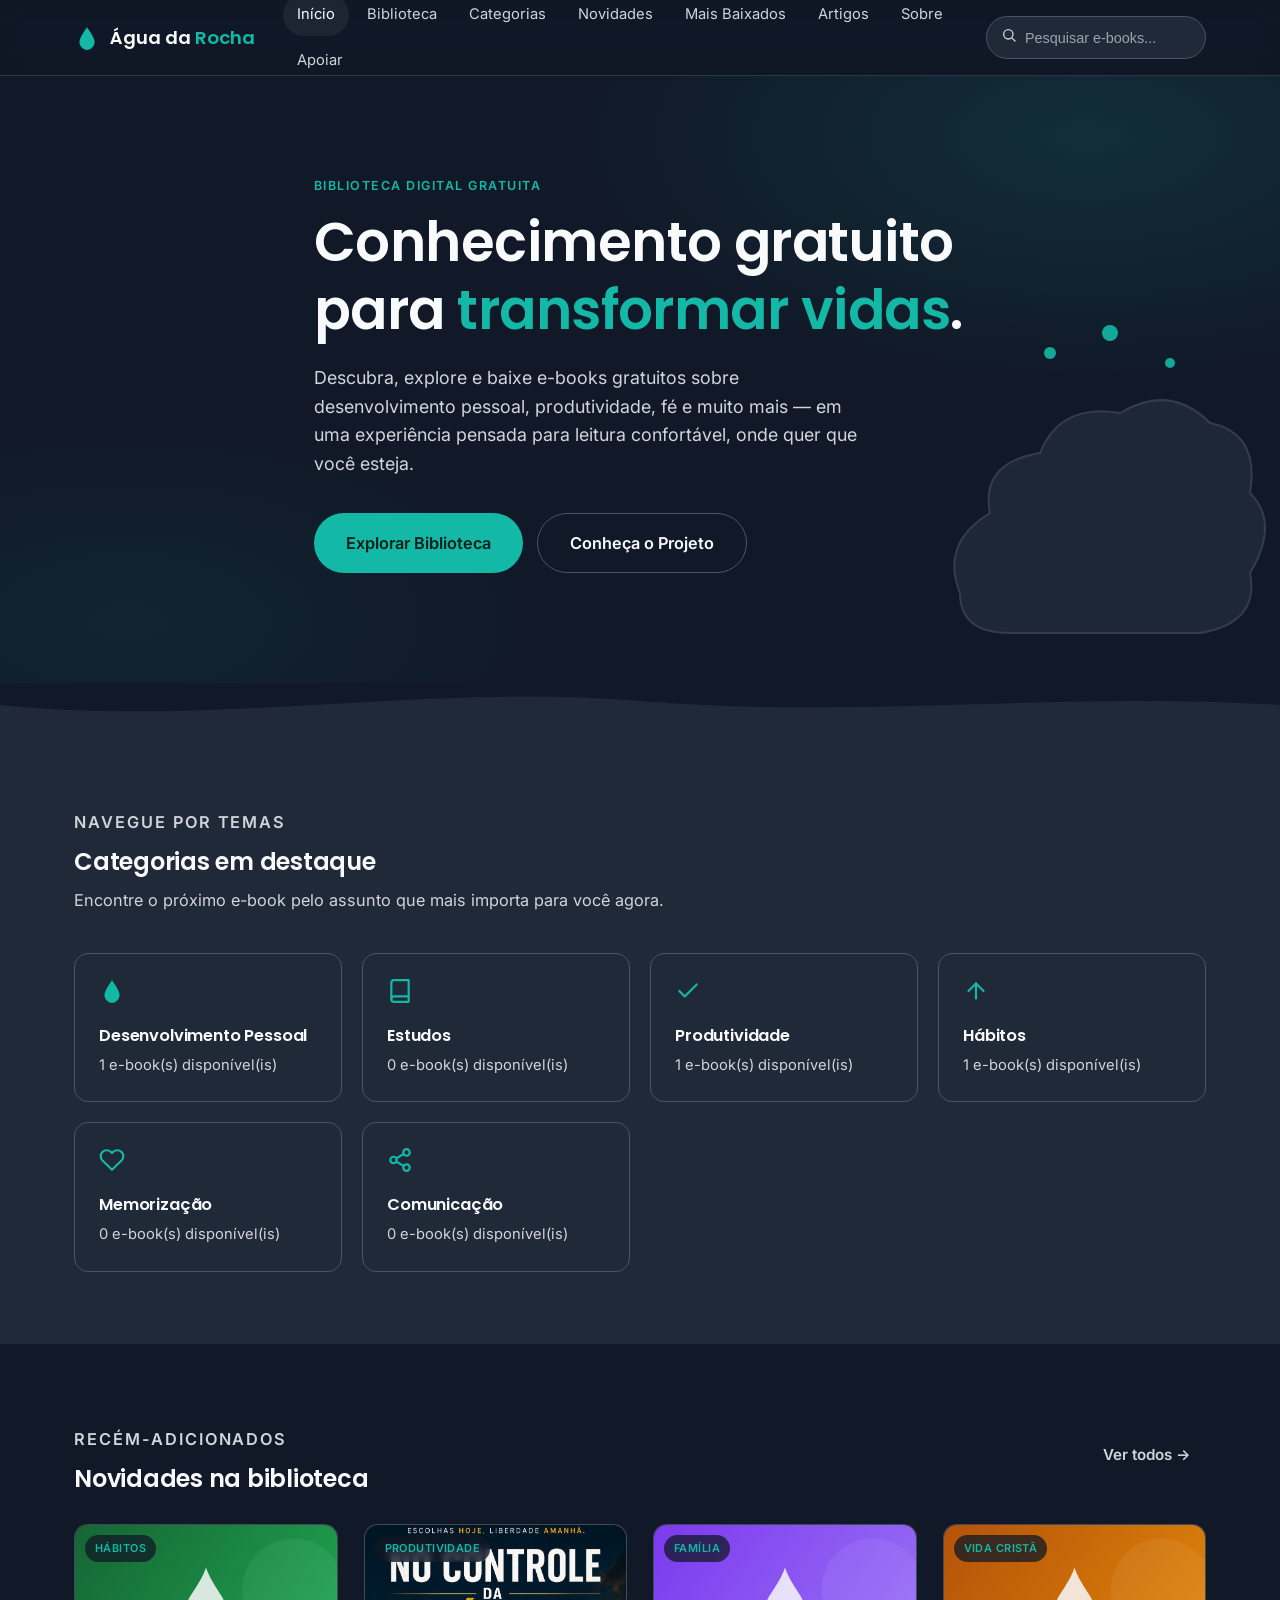
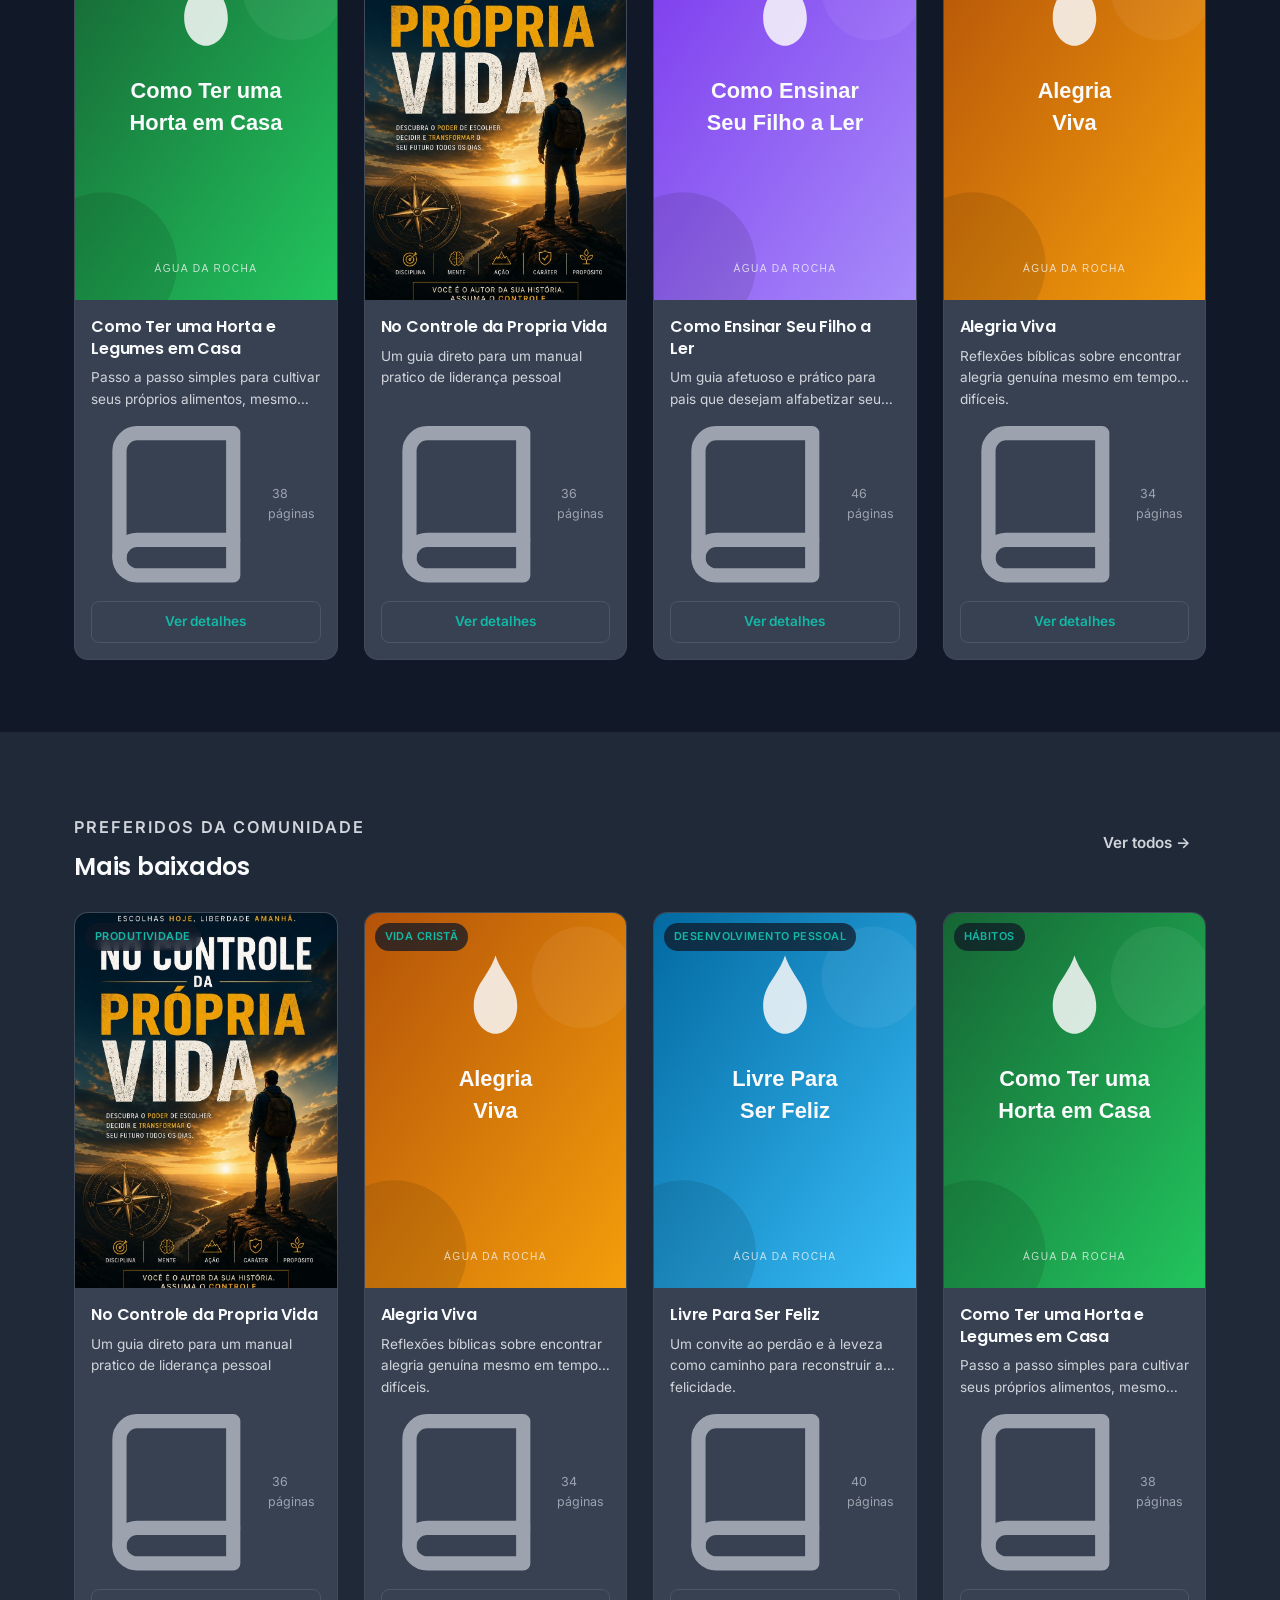
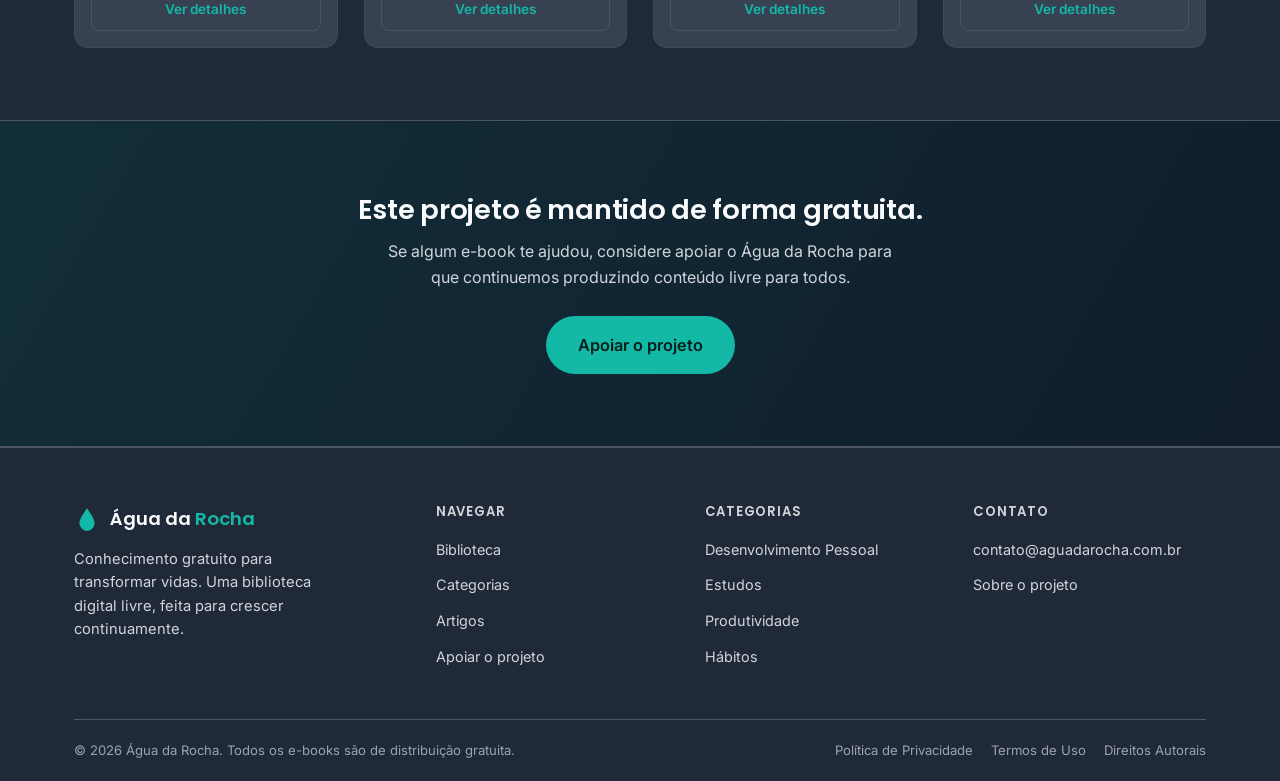
<file: index.html>
<!DOCTYPE html>
<html lang="pt-BR">
<head>
<meta charset="UTF-8">
<meta name="viewport" content="width=device-width, initial-scale=1.0">
<title>Água da Rocha — Biblioteca digital gratuita de e-books</title>
<meta name="description" content="Água da Rocha é uma plataforma gratuita para descobrir e baixar e-books sobre desenvolvimento pessoal, produtividade, vida cristã e muito mais. Conhecimento gratuito para transformar vidas.">
<link rel="icon" href="data:image/svg+xml,<svg xmlns=%22http://www.w3.org/2000/svg%22 viewBox=%220 0 24 24%22><path fill=%22%2314B8A6%22 d=%22M12 2C12 2 5 11.5 5 15.5C5 19.6 8.4 23 12 23C15.6 23 19 19.6 19 15.5C19 11.5 12 2 12 2Z%22/></svg>">
<link rel="preconnect" href="https://fonts.googleapis.com">
<link rel="preconnect" href="https://fonts.gstatic.com" crossorigin>
<link href="https://fonts.googleapis.com/css2?family=Inter:wght@400;500;600;700&family=Poppins:wght@500;600;700&display=swap" rel="stylesheet">
<link rel="stylesheet" href="css/style.css">
</head>
<body>

<header id="site-header"></header>

<main>

  <!-- ================= BANNER PRINCIPAL ================= -->
  <section class="hero">
    <div class="container hero-inner">
      <p class="eyebrow">Biblioteca digital gratuita</p>
      <h1>Conhecimento gratuito<br>para <span class="accent">transformar vidas</span>.</h1>
      <p class="subtitle">Descubra, explore e baixe e-books gratuitos sobre desenvolvimento pessoal, produtividade, fé e muito mais — em uma experiência pensada para leitura confortável, onde quer que você esteja.</p>
      <div class="hero-actions">
        <a href="biblioteca/index.html" class="btn btn-primary btn-lg">Explorar Biblioteca</a>
        <a href="sobre/index.html" class="btn btn-outline btn-lg">Conheça o Projeto</a>
      </div>
    </div>

    <!-- Assinatura visual: rocha com gotas d'água (Êxodo 17:6) -->
    <svg class="hero-rock" viewBox="0 0 420 420" aria-hidden="true">
      <path d="M60 300 Q40 250 90 220 Q80 170 140 160 Q160 110 220 120 Q270 90 310 130 Q360 140 350 200 Q380 230 350 280 Q360 330 300 340 L110 340 Q60 340 60 300Z" fill="#1F2937" stroke="#374151" stroke-width="2"/>
      <circle class="drop-fall" cx="150" cy="60" r="6" fill="#14B8A6"/>
      <circle class="drop-fall d2" cx="210" cy="40" r="8" fill="#14B8A6"/>
      <circle class="drop-fall d3" cx="270" cy="70" r="5" fill="#14B8A6"/>
    </svg>
  </section>

  <svg class="wave-divider" viewBox="0 0 1440 44" preserveAspectRatio="none" aria-hidden="true"><path d="M0 22 C 240 44 480 0 720 18 C 960 36 1200 8 1440 22 L1440 44 L0 44 Z"></path></svg>

  <!-- ================= CATEGORIAS EM DESTAQUE ================= -->
  <section class="bg-soft">
    <div class="container">
      <div class="section-head reveal">
        <p class="eyebrow">Navegue por temas</p>
        <h2>Categorias em destaque</h2>
        <p>Encontre o próximo e-book pelo assunto que mais importa para você agora.</p>
      </div>
      <div id="home-categories" class="pillar-grid"></div>
    </div>
  </section>

  <!-- ================= NOVIDADES ================= -->
  <section>
    <div class="container">
      <div class="view-all-row reveal">
        <div class="section-head" style="margin-bottom:0;">
          <p class="eyebrow">Recém-adicionados</p>
          <h2>Novidades na biblioteca</h2>
        </div>
        <a href="biblioteca/index.html?sort=novos" class="btn btn-ghost">Ver todos →</a>
      </div>
      <div id="home-novidades" class="book-grid"></div>
    </div>
  </section>

  <!-- ================= MAIS BAIXADOS ================= -->
  <section class="bg-soft">
    <div class="container">
      <div class="view-all-row reveal">
        <div class="section-head" style="margin-bottom:0;">
          <p class="eyebrow">Preferidos da comunidade</p>
          <h2>Mais baixados</h2>
        </div>
        <a href="biblioteca/index.html?sort=populares" class="btn btn-ghost">Ver todos →</a>
      </div>
      <div id="home-populares" class="book-grid"></div>
    </div>
  </section>

  <!-- ================= CTA APOIAR ================= -->
  <section class="cta-band">
    <div class="container reveal">
      <h2>Este projeto é mantido de forma gratuita.</h2>
      <p>Se algum e-book te ajudou, considere apoiar o Água da Rocha para que continuemos produzindo conteúdo livre para todos.</p>
      <a href="apoiar/index.html" class="btn btn-primary btn-lg">Apoiar o projeto</a>
    </div>
  </section>

</main>

<footer id="site-footer"></footer>

<script src="js/data.js"></script>
<script src="js/main.js"></script>
<script>
  const ROOT = "";
  initCommon(ROOT, "index.html");

  // Categorias em destaque (6 primeiras)
  const catIcons = { sprout: ICONS.drop, "book-open": ICONS.pages, target: ICONS.check, repeat: ICONS.arrowUp, brain: ICONS.heart, "message-circle": ICONS.share, heart: ICONS.heart, coins: ICONS.check, droplet: ICONS.drop, scroll: ICONS.pages, book: ICONS.pages, home: ICONS.check, compass: ICONS.globe };
  const homeCategories = document.getElementById("home-categories");
  homeCategories.innerHTML = CATEGORIES.slice(0, 6).map(c => `
    <a class="pillar-card reveal" href="${categoryUrl(ROOT, c.slug)}">
      ${catIcons[c.icon] || ICONS.drop}
      <h3>${c.name}</h3>
      <p>${EBOOKS.filter(b => b.category === c.slug).length} e-book(s) disponível(is)</p>
    </a>
  `).join("");

  // Novidades: ordenado por data de publicação, mais recentes primeiro
  const novidades = [...EBOOKS].sort((a, b) => new Date(b.pubDate) - new Date(a.pubDate)).slice(0, 4);
  document.getElementById("home-novidades").innerHTML = novidades.map(b => bookCardHtml(ROOT, b)).join("");

  // Mais baixados: como não há backend, usamos uma ordem curada como destaque
  const populares = [EBOOKS[0], EBOOKS[3], EBOOKS[5], EBOOKS[1]].filter(Boolean);
  document.getElementById("home-populares").innerHTML = populares.map(b => bookCardHtml(ROOT, b)).join("");

  initLazyLoad();
  initReveal();
</script>
</body>
</html>
</file>
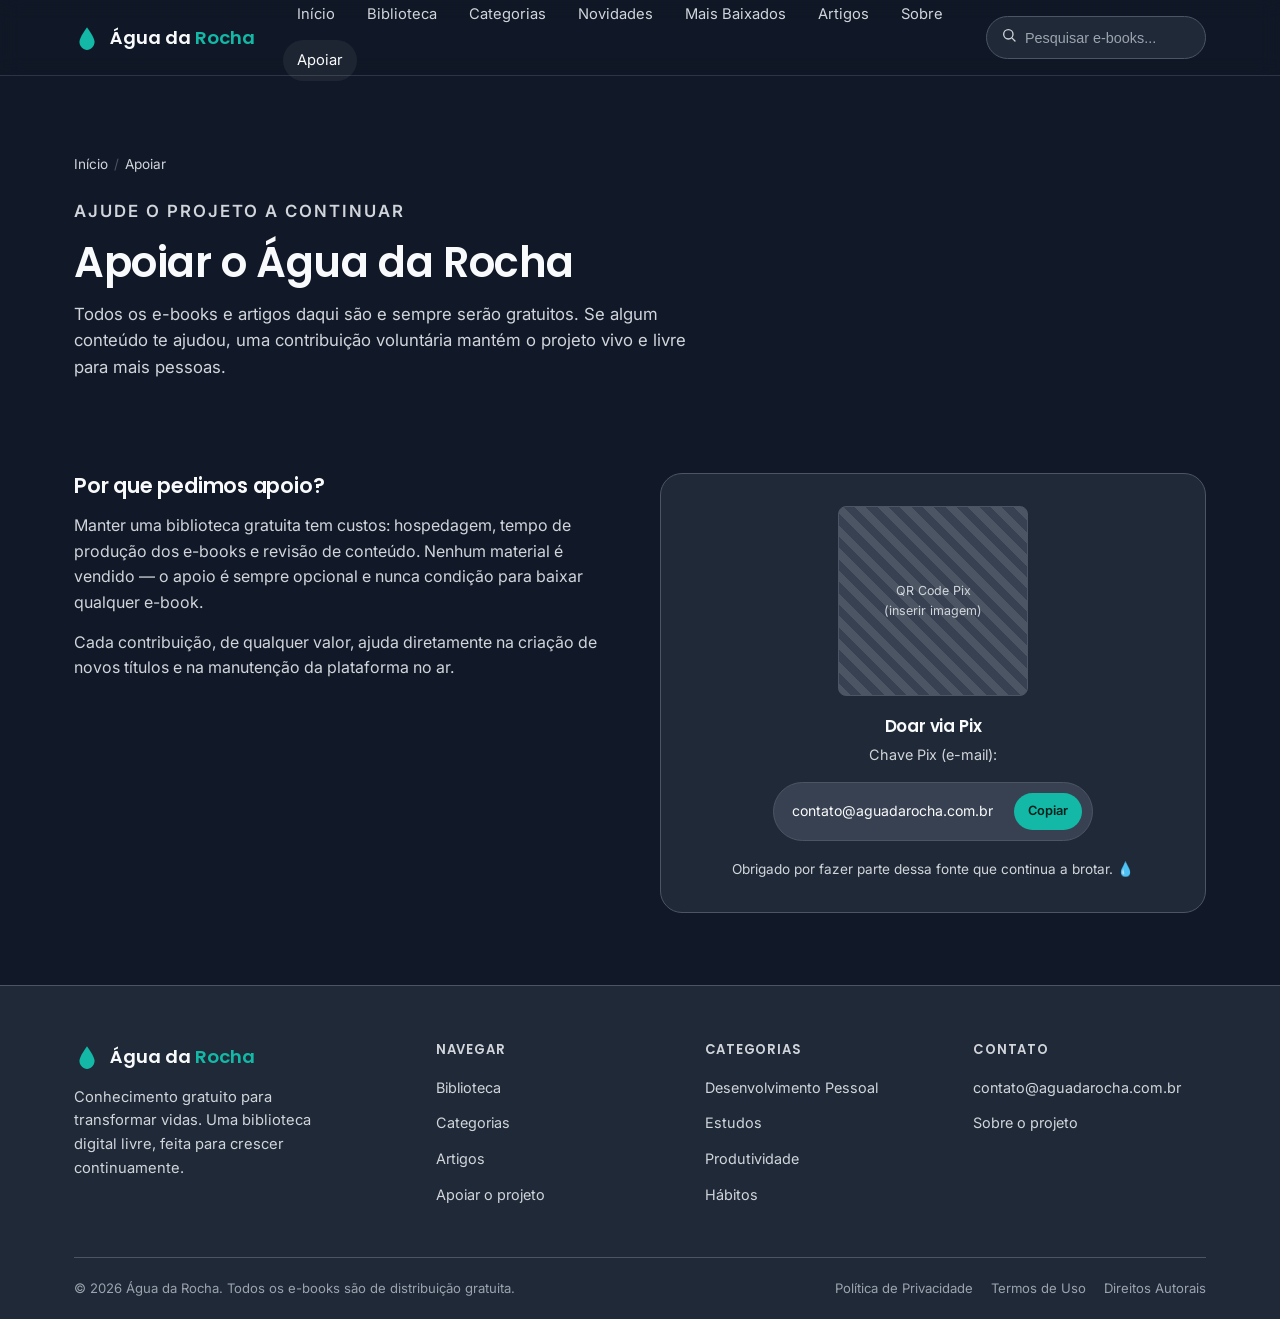
<file: apoiar/index.html>
<!DOCTYPE html>
<html lang="pt-BR">
<head>
<meta charset="UTF-8">
<meta name="viewport" content="width=device-width, initial-scale=1.0">
<title>Apoiar — Água da Rocha</title>
<meta name="description" content="Saiba como apoiar o Água da Rocha de forma voluntária via Pix e ajudar a manter o projeto gratuito.">
<link rel="icon" href="data:image/svg+xml,<svg xmlns=%22http://www.w3.org/2000/svg%22 viewBox=%220 0 24 24%22><path fill=%22%2314B8A6%22 d=%22M12 2C12 2 5 11.5 5 15.5C5 19.6 8.4 23 12 23C15.6 23 19 19.6 19 15.5C19 11.5 12 2 12 2Z%22/></svg>">
<link rel="preconnect" href="https://fonts.googleapis.com">
<link rel="preconnect" href="https://fonts.gstatic.com" crossorigin>
<link href="https://fonts.googleapis.com/css2?family=Inter:wght@400;500;600;700&family=Poppins:wght@500;600;700&display=swap" rel="stylesheet">
<link rel="stylesheet" href="../css/style.css">
</head>
<body>

<header id="site-header"></header>

<main>
  <section class="page-hero">
    <div class="container">
      <div class="breadcrumb"><a href="../index.html">Início</a><span class="sep">/</span>Apoiar</div>
      <p class="eyebrow" style="margin-top:22px;">Ajude o projeto a continuar</p>
      <h1>Apoiar o Água da Rocha</h1>
      <p>Todos os e-books e artigos daqui são e sempre serão gratuitos. Se algum conteúdo te ajudou, uma contribuição voluntária mantém o projeto vivo e livre para mais pessoas.</p>
    </div>
  </section>

  <section>
    <div class="container">
      <div class="support-grid">
        <div class="reveal">
          <h2 style="font-size:1.3rem; margin-bottom:14px;">Por que pedimos apoio?</h2>
          <p style="color:var(--text-soft); margin-bottom:14px;">Manter uma biblioteca gratuita tem custos: hospedagem, tempo de produção dos e-books e revisão de conteúdo. Nenhum material é vendido — o apoio é sempre opcional e nunca condição para baixar qualquer e-book.</p>
          <p style="color:var(--text-soft);">Cada contribuição, de qualquer valor, ajuda diretamente na criação de novos títulos e na manutenção da plataforma no ar.</p>
        </div>

        <div class="pix-card reveal">
          <div class="qr-placeholder">QR Code Pix<br>(inserir imagem)</div>
          <h3 style="font-size:1.05rem; margin-bottom:6px;">Doar via Pix</h3>
          <p style="color:var(--text-soft); font-size:0.9rem; margin-bottom:4px;">Chave Pix (e-mail):</p>
          <div class="pix-key">
            <span id="pix-key-text">contato@aguadarocha.com.br</span>
            <button id="copy-pix">Copiar</button>
          </div>
          <p style="color:var(--text-soft); font-size:0.85rem; margin-top:18px;">Obrigado por fazer parte dessa fonte que continua a brotar. 💧</p>
        </div>
      </div>
    </div>
  </section>
</main>

<footer id="site-footer"></footer>

<script src="../js/data.js"></script>
<script src="../js/main.js"></script>
<script>
  const ROOT = "../";
  initCommon(ROOT, "apoiar/index.html");

  document.getElementById("copy-pix").addEventListener("click", async () => {
    const text = document.getElementById("pix-key-text").textContent;
    try {
      await navigator.clipboard.writeText(text);
      const btn = document.getElementById("copy-pix");
      const original = btn.textContent;
      btn.textContent = "Copiado!";
      setTimeout(() => { btn.textContent = original; }, 2000);
    } catch (e) {}
  });

  initReveal();
</script>
</body>
</html>
</file>
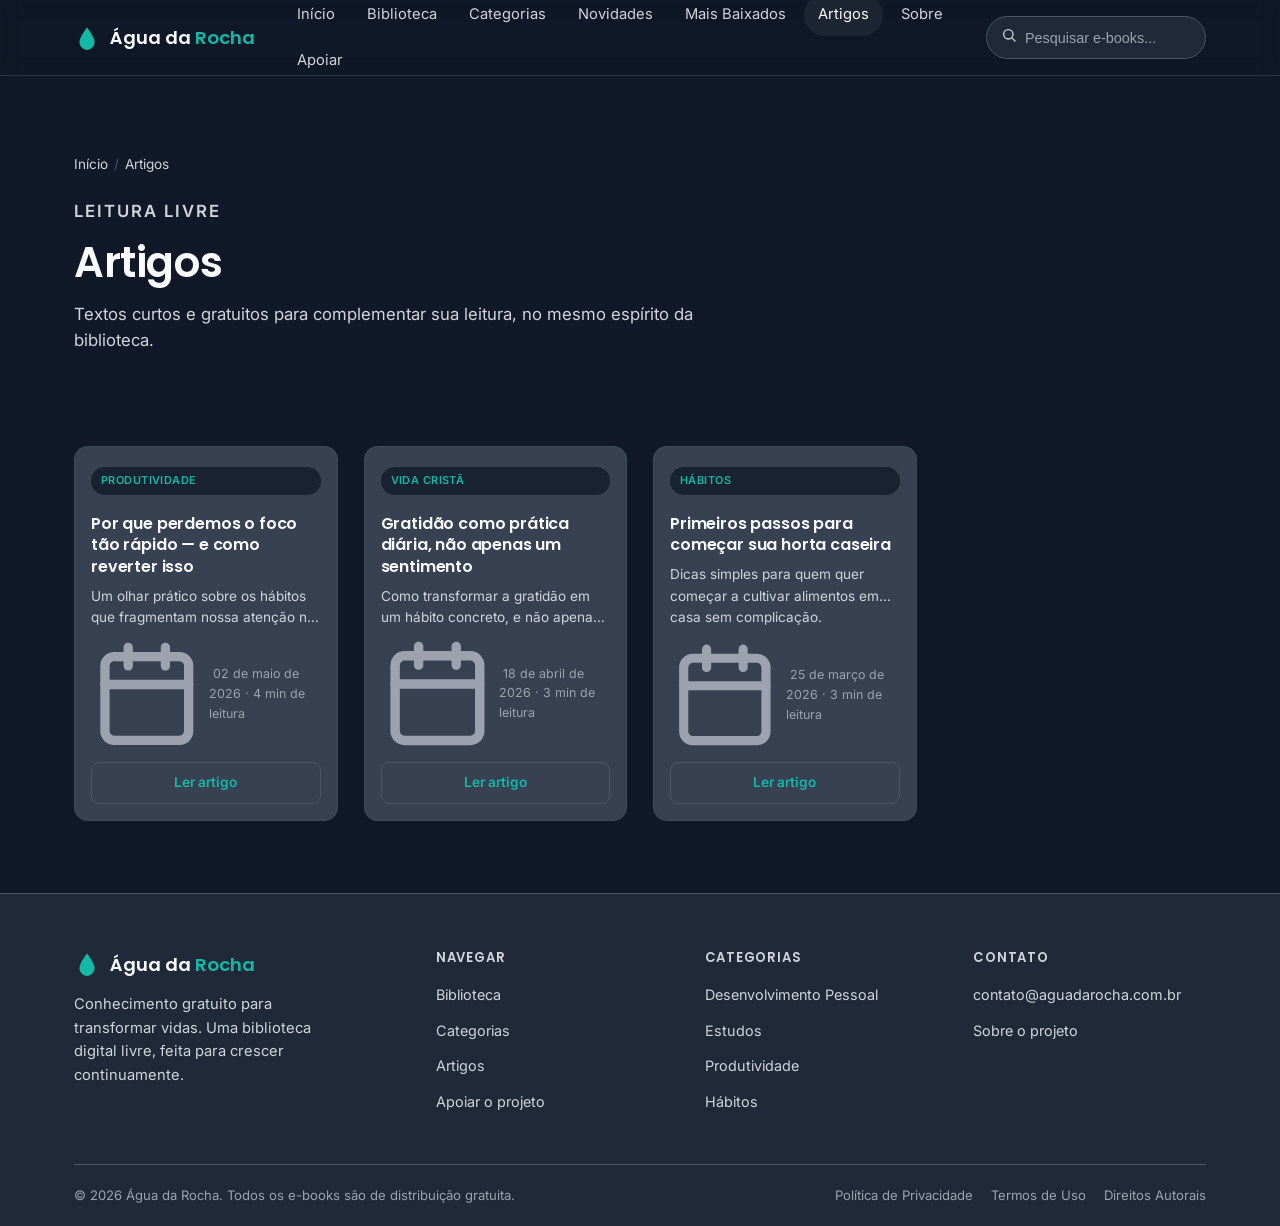
<file: artigos/index.html>
<!DOCTYPE html>
<html lang="pt-BR">
<head>
<meta charset="UTF-8">
<meta name="viewport" content="width=device-width, initial-scale=1.0">
<title>Artigos — Água da Rocha</title>
<meta name="description" content="Artigos gratuitos sobre desenvolvimento pessoal, produtividade, hábitos e vida cristã.">
<link rel="icon" href="data:image/svg+xml,<svg xmlns=%22http://www.w3.org/2000/svg%22 viewBox=%220 0 24 24%22><path fill=%22%2314B8A6%22 d=%22M12 2C12 2 5 11.5 5 15.5C5 19.6 8.4 23 12 23C15.6 23 19 19.6 19 15.5C19 11.5 12 2 12 2Z%22/></svg>">
<link rel="preconnect" href="https://fonts.googleapis.com">
<link rel="preconnect" href="https://fonts.gstatic.com" crossorigin>
<link href="https://fonts.googleapis.com/css2?family=Inter:wght@400;500;600;700&family=Poppins:wght@500;600;700&display=swap" rel="stylesheet">
<link rel="stylesheet" href="../css/style.css">
</head>
<body>

<header id="site-header"></header>

<main>
  <section class="page-hero">
    <div class="container">
      <div class="breadcrumb"><a href="../index.html">Início</a><span class="sep">/</span>Artigos</div>
      <p class="eyebrow" style="margin-top:22px;">Leitura livre</p>
      <h1>Artigos</h1>
      <p>Textos curtos e gratuitos para complementar sua leitura, no mesmo espírito da biblioteca.</p>
    </div>
  </section>

  <section>
    <div class="container">
      <div id="articles-grid" class="book-grid"></div>
    </div>
  </section>
</main>

<footer id="site-footer"></footer>

<script src="../js/data.js"></script>
<script src="../js/main.js"></script>
<script>
  const ROOT = "../";
  initCommon(ROOT, "artigos/index.html");

  const sorted = [...ARTICLES].sort((a, b) => new Date(b.pubDate) - new Date(a.pubDate));
  document.getElementById("articles-grid").innerHTML = sorted.map(a => articleCardHtml(ROOT, a)).join("");

  initReveal();
</script>
</body>
</html>
</file>
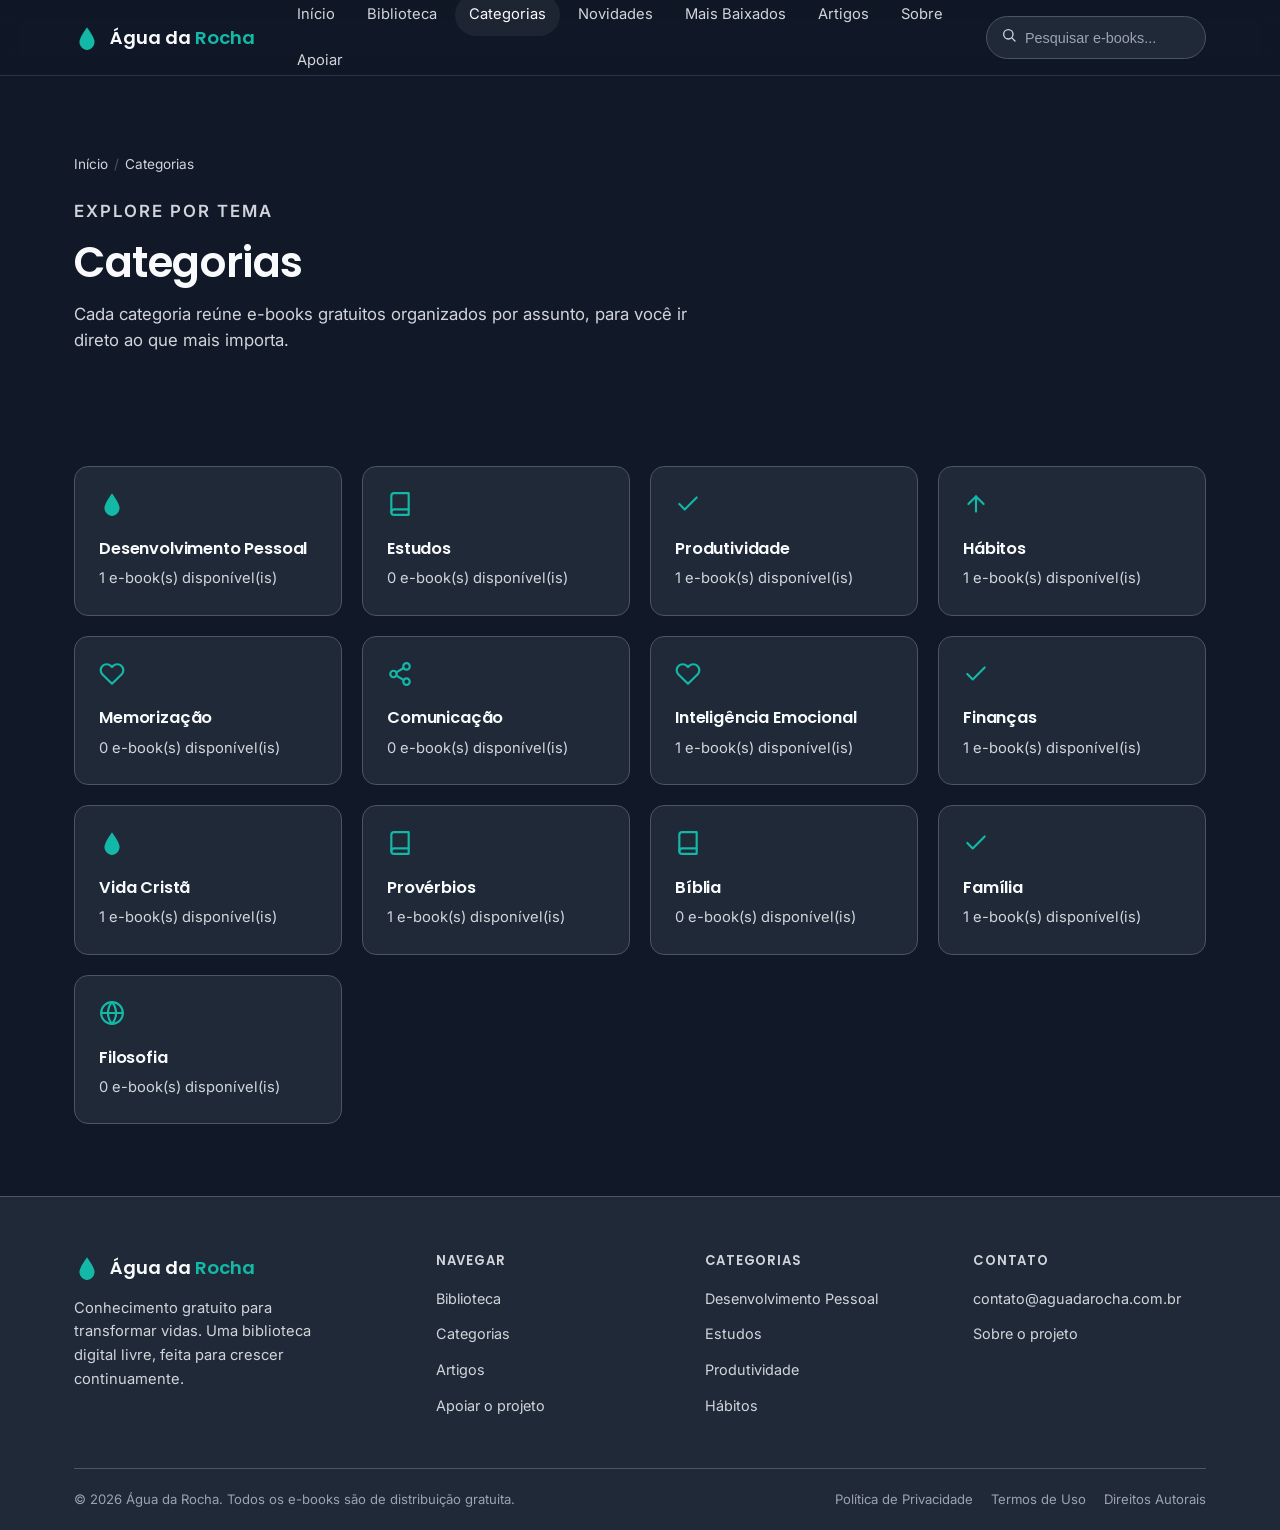
<file: categorias/index.html>
<!DOCTYPE html>
<html lang="pt-BR">
<head>
<meta charset="UTF-8">
<meta name="viewport" content="width=device-width, initial-scale=1.0">
<title>Categorias — Água da Rocha</title>
<meta name="description" content="Explore todas as categorias de e-books gratuitos do Água da Rocha.">
<link rel="icon" href="data:image/svg+xml,<svg xmlns=%22http://www.w3.org/2000/svg%22 viewBox=%220 0 24 24%22><path fill=%22%2314B8A6%22 d=%22M12 2C12 2 5 11.5 5 15.5C5 19.6 8.4 23 12 23C15.6 23 19 19.6 19 15.5C19 11.5 12 2 12 2Z%22/></svg>">
<link rel="preconnect" href="https://fonts.googleapis.com">
<link rel="preconnect" href="https://fonts.gstatic.com" crossorigin>
<link href="https://fonts.googleapis.com/css2?family=Inter:wght@400;500;600;700&family=Poppins:wght@500;600;700&display=swap" rel="stylesheet">
<link rel="stylesheet" href="../css/style.css">
</head>
<body>

<header id="site-header"></header>

<main>
  <section class="page-hero">
    <div class="container">
      <div class="breadcrumb"><a href="../index.html">Início</a><span class="sep">/</span>Categorias</div>
      <p class="eyebrow" style="margin-top:22px;">Explore por tema</p>
      <h1>Categorias</h1>
      <p>Cada categoria reúne e-books gratuitos organizados por assunto, para você ir direto ao que mais importa.</p>
    </div>
  </section>

  <section>
    <div class="container">
      <div id="categories-grid" class="pillar-grid"></div>
    </div>
  </section>
</main>

<footer id="site-footer"></footer>

<script src="../js/data.js"></script>
<script src="../js/main.js"></script>
<script>
  const ROOT = "../";
  initCommon(ROOT, "categorias/index.html");

  const catIcons = { sprout: ICONS.drop, "book-open": ICONS.pages, target: ICONS.check, repeat: ICONS.arrowUp, brain: ICONS.heart, "message-circle": ICONS.share, heart: ICONS.heart, coins: ICONS.check, droplet: ICONS.drop, scroll: ICONS.pages, book: ICONS.pages, home: ICONS.check, compass: ICONS.globe };

  document.getElementById("categories-grid").innerHTML = CATEGORIES.map(c => `
    <a class="pillar-card reveal" href="categoria.html?cat=${c.slug}">
      ${catIcons[c.icon] || ICONS.drop}
      <h3>${c.name}</h3>
      <p>${EBOOKS.filter(b => b.category === c.slug).length} e-book(s) disponível(is)</p>
    </a>
  `).join("");

  initReveal();
</script>
</body>
</html>
</file>
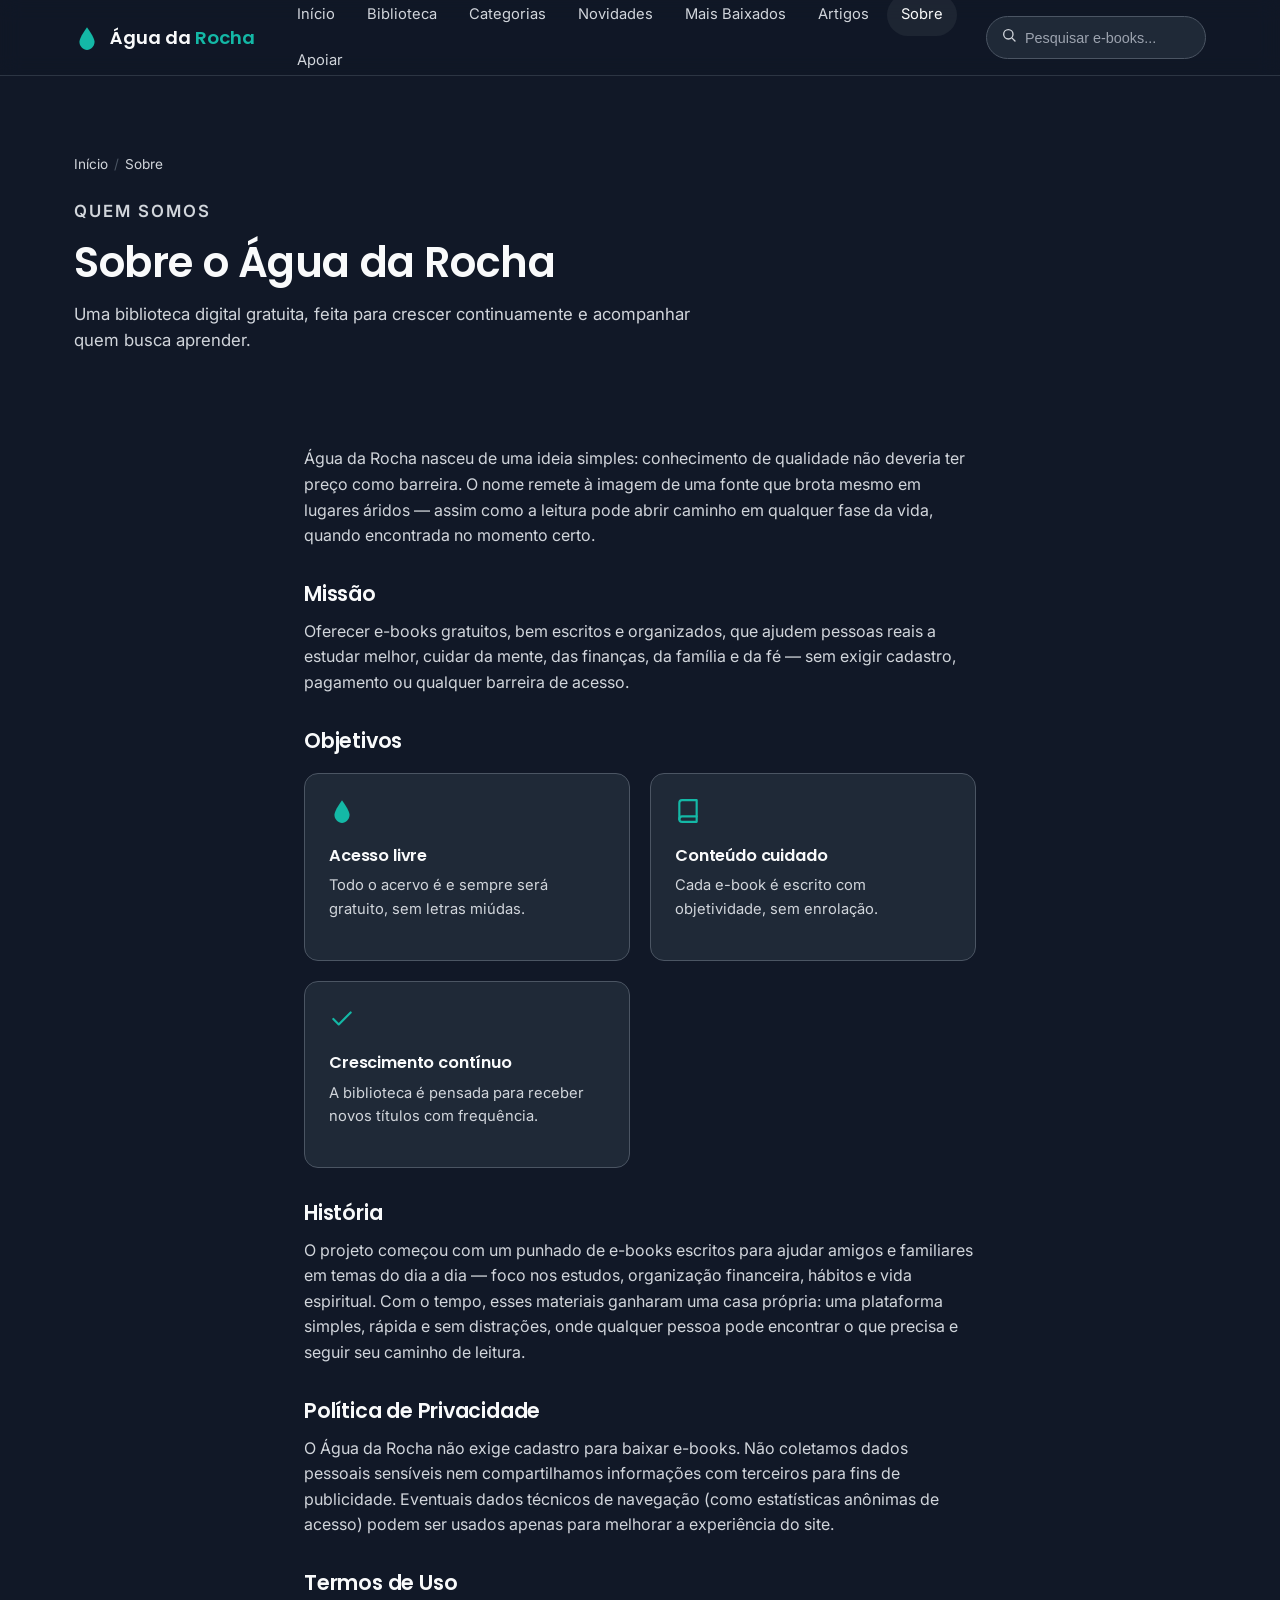
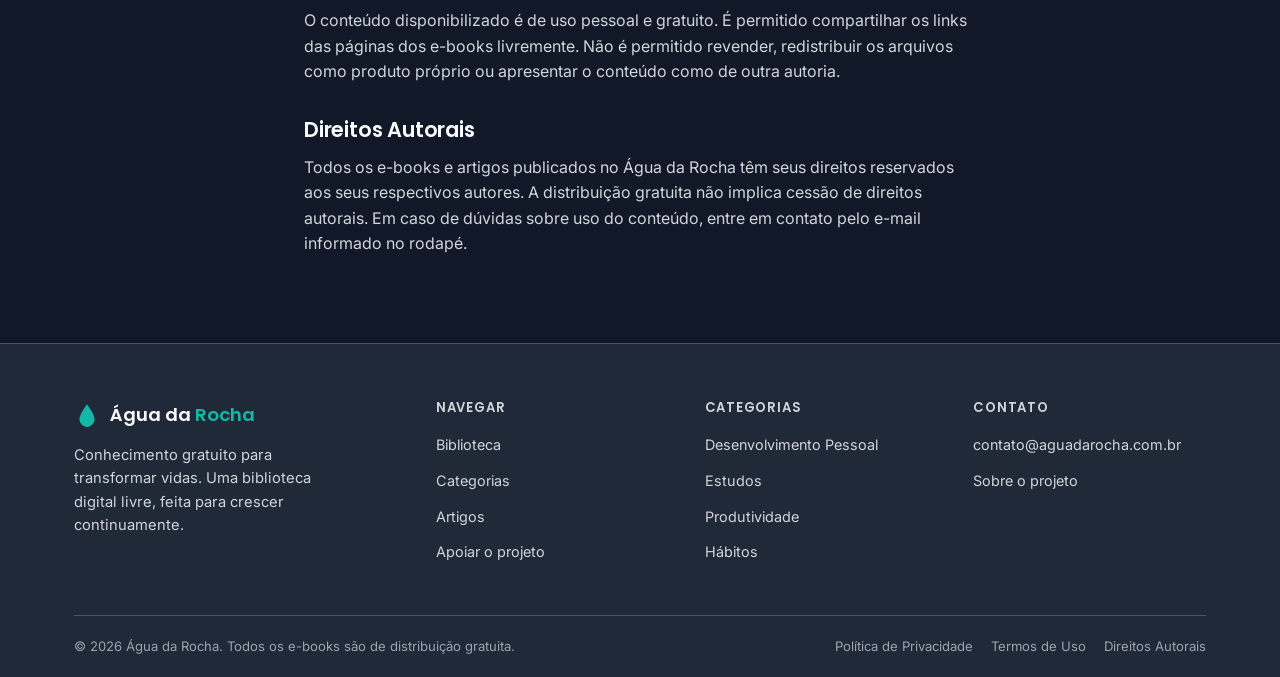
<file: sobre/index.html>
<!DOCTYPE html>
<html lang="pt-BR">
<head>
<meta charset="UTF-8">
<meta name="viewport" content="width=device-width, initial-scale=1.0">
<title>Sobre — Água da Rocha</title>
<meta name="description" content="Conheça a missão, os objetivos e a história do Água da Rocha, uma biblioteca digital gratuita.">
<link rel="icon" href="data:image/svg+xml,<svg xmlns=%22http://www.w3.org/2000/svg%22 viewBox=%220 0 24 24%22><path fill=%22%2314B8A6%22 d=%22M12 2C12 2 5 11.5 5 15.5C5 19.6 8.4 23 12 23C15.6 23 19 19.6 19 15.5C19 11.5 12 2 12 2Z%22/></svg>">
<link rel="preconnect" href="https://fonts.googleapis.com">
<link rel="preconnect" href="https://fonts.gstatic.com" crossorigin>
<link href="https://fonts.googleapis.com/css2?family=Inter:wght@400;500;600;700&family=Poppins:wght@500;600;700&display=swap" rel="stylesheet">
<link rel="stylesheet" href="../css/style.css">
</head>
<body>

<header id="site-header"></header>

<main>
  <section class="page-hero">
    <div class="container">
      <div class="breadcrumb"><a href="../index.html">Início</a><span class="sep">/</span>Sobre</div>
      <p class="eyebrow" style="margin-top:22px;">Quem somos</p>
      <h1>Sobre o Água da Rocha</h1>
      <p>Uma biblioteca digital gratuita, feita para crescer continuamente e acompanhar quem busca aprender.</p>
    </div>
  </section>

  <section>
    <div class="container prose reveal">
      <p>Água da Rocha nasceu de uma ideia simples: conhecimento de qualidade não deveria ter preço como barreira. O nome remete à imagem de uma fonte que brota mesmo em lugares áridos — assim como a leitura pode abrir caminho em qualquer fase da vida, quando encontrada no momento certo.</p>

      <h2 id="missao">Missão</h2>
      <p>Oferecer e-books gratuitos, bem escritos e organizados, que ajudem pessoas reais a estudar melhor, cuidar da mente, das finanças, da família e da fé — sem exigir cadastro, pagamento ou qualquer barreira de acesso.</p>

      <h2 id="objetivos">Objetivos</h2>
      <div class="pillar-grid">
        <div class="pillar-card">
          ${DROP}
          <h3>Acesso livre</h3>
          <p>Todo o acervo é e sempre será gratuito, sem letras miúdas.</p>
        </div>
        <div class="pillar-card">
          ${PAGES}
          <h3>Conteúdo cuidado</h3>
          <p>Cada e-book é escrito com objetividade, sem enrolação.</p>
        </div>
        <div class="pillar-card">
          ${CHECK}
          <h3>Crescimento contínuo</h3>
          <p>A biblioteca é pensada para receber novos títulos com frequência.</p>
        </div>
      </div>

      <h2 id="historia">História</h2>
      <p>O projeto começou com um punhado de e-books escritos para ajudar amigos e familiares em temas do dia a dia — foco nos estudos, organização financeira, hábitos e vida espiritual. Com o tempo, esses materiais ganharam uma casa própria: uma plataforma simples, rápida e sem distrações, onde qualquer pessoa pode encontrar o que precisa e seguir seu caminho de leitura.</p>

      <h2 id="privacidade">Política de Privacidade</h2>
      <p>O Água da Rocha não exige cadastro para baixar e-books. Não coletamos dados pessoais sensíveis nem compartilhamos informações com terceiros para fins de publicidade. Eventuais dados técnicos de navegação (como estatísticas anônimas de acesso) podem ser usados apenas para melhorar a experiência do site.</p>

      <h2 id="termos">Termos de Uso</h2>
      <p>O conteúdo disponibilizado é de uso pessoal e gratuito. É permitido compartilhar os links das páginas dos e-books livremente. Não é permitido revender, redistribuir os arquivos como produto próprio ou apresentar o conteúdo como de outra autoria.</p>

      <h2 id="direitos">Direitos Autorais</h2>
      <p>Todos os e-books e artigos publicados no Água da Rocha têm seus direitos reservados aos seus respectivos autores. A distribuição gratuita não implica cessão de direitos autorais. Em caso de dúvidas sobre uso do conteúdo, entre em contato pelo e-mail informado no rodapé.</p>
    </div>
  </section>
</main>

<footer id="site-footer"></footer>

<script src="../js/data.js"></script>
<script src="../js/main.js"></script>
<script>
  const ROOT = "../";
  initCommon(ROOT, "sobre/index.html");
  document.querySelector('.pillar-grid').innerHTML = document.querySelector('.pillar-grid').innerHTML
    .replace(/\$\{DROP\}/g, ICONS.drop)
    .replace(/\$\{PAGES\}/g, ICONS.pages)
    .replace(/\$\{CHECK\}/g, ICONS.check);
  initReveal();
</script>
</body>
</html>
</file>
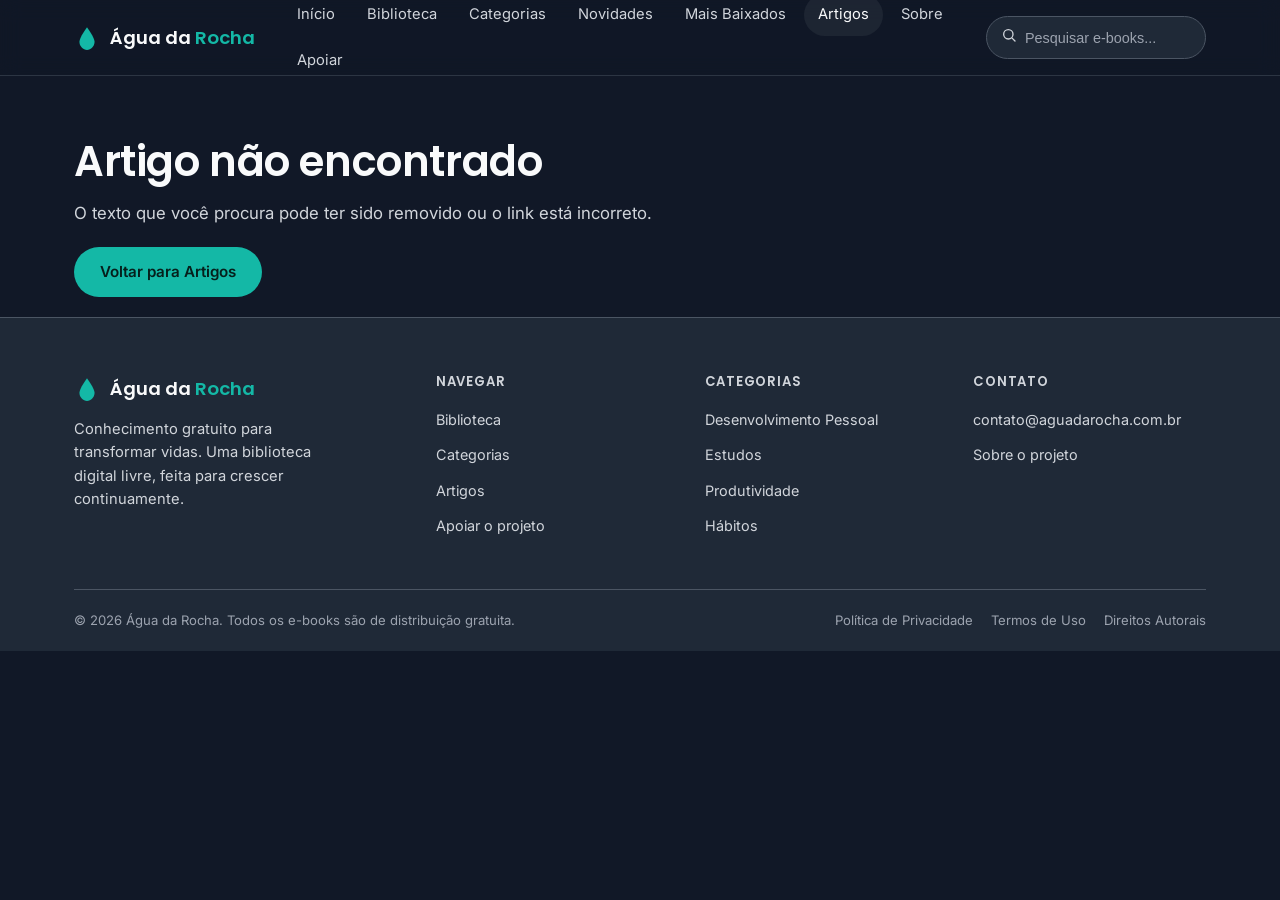
<file: artigos/artigo.html>
<!DOCTYPE html>
<html lang="pt-BR">
<head>
<meta charset="UTF-8">
<meta name="viewport" content="width=device-width, initial-scale=1.0">
<title id="doc-title">Artigo — Água da Rocha</title>
<meta id="doc-desc" name="description" content="Artigo gratuito do Água da Rocha.">
<link rel="icon" href="data:image/svg+xml,<svg xmlns=%22http://www.w3.org/2000/svg%22 viewBox=%220 0 24 24%22><path fill=%22%2314B8A6%22 d=%22M12 2C12 2 5 11.5 5 15.5C5 19.6 8.4 23 12 23C15.6 23 19 19.6 19 15.5C19 11.5 12 2 12 2Z%22/></svg>">
<link rel="preconnect" href="https://fonts.googleapis.com">
<link rel="preconnect" href="https://fonts.gstatic.com" crossorigin>
<link href="https://fonts.googleapis.com/css2?family=Inter:wght@400;500;600;700&family=Poppins:wght@500;600;700&display=swap" rel="stylesheet">
<link rel="stylesheet" href="../css/style.css">
</head>
<body>

<header id="site-header"></header>

<main id="article-main" style="display:none;">
  <section class="page-hero" style="padding-bottom:0;">
    <div class="container">
      <div class="breadcrumb">
        <a href="../index.html">Início</a><span class="sep">/</span>
        <a href="index.html">Artigos</a><span class="sep">/</span>
        <span id="crumb-title"></span>
      </div>
      <span class="ebook-cat-tag" id="art-cat" style="margin-top:22px;"></span>
      <h1 id="art-title"></h1>
      <p id="art-meta" style="color:var(--text-soft); margin-top:8px;"></p>
    </div>
  </section>

  <section>
    <div class="container">
      <div class="prose" id="art-body"></div>
    </div>
  </section>
</main>

<main id="not-found" style="display:none;">
  <section class="page-hero">
    <div class="container">
      <h1>Artigo não encontrado</h1>
      <p>O texto que você procura pode ter sido removido ou o link está incorreto.</p>
      <a href="index.html" class="btn btn-primary" style="margin-top:20px;">Voltar para Artigos</a>
    </div>
  </section>
</main>

<footer id="site-footer"></footer>

<script src="../js/data.js"></script>
<script src="../js/main.js"></script>
<script>
  const ROOT = "../";
  initCommon(ROOT, "artigos/index.html");

  const params = new URLSearchParams(window.location.search);
  const id = params.get("id");
  const article = ARTICLES.find(a => a.id === id);

  if (!article) {
    document.getElementById("not-found").style.display = "block";
  } else {
    document.getElementById("article-main").style.display = "block";
    const cat = getCategory(article.category);

    document.getElementById("doc-title").textContent = `${article.title} — Água da Rocha`;
    document.getElementById("doc-desc").setAttribute("content", article.shortDesc);
    document.getElementById("crumb-title").textContent = article.title;
    document.getElementById("art-cat").textContent = cat.name;
    document.getElementById("art-title").textContent = article.title;
    document.getElementById("art-meta").textContent = `${formatDate(article.pubDate)} · ${article.readTime} min de leitura`;

    document.getElementById("art-body").innerHTML = article.body.split("\n\n").map(p => `<p>${p}</p>`).join("");
  }
</script>
</body>
</html>
</file>
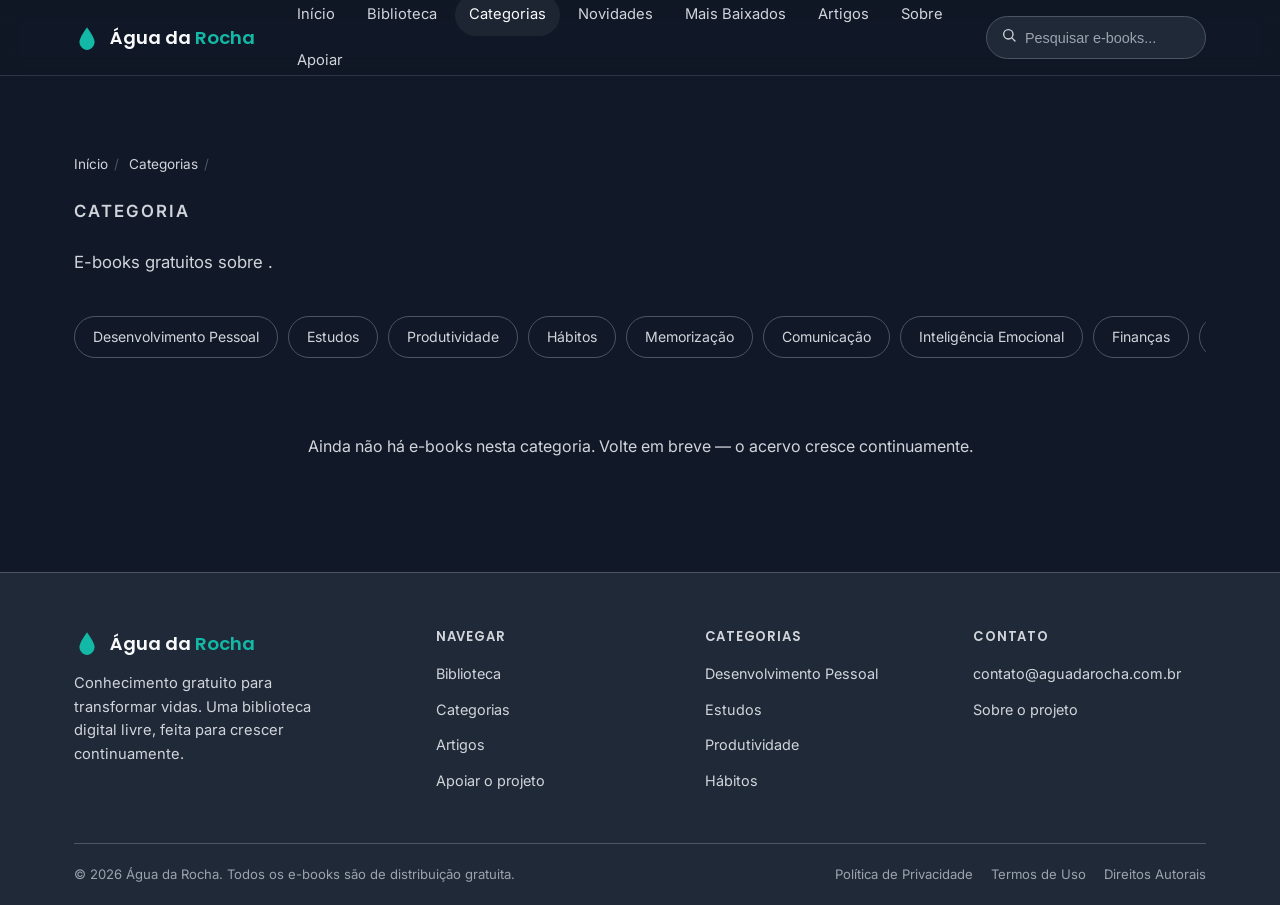
<file: categorias/categoria.html>
<!DOCTYPE html>
<html lang="pt-BR">
<head>
<meta charset="UTF-8">
<meta name="viewport" content="width=device-width, initial-scale=1.0">
<title id="doc-title">Categoria — Água da Rocha</title>
<meta name="description" content="E-books gratuitos por categoria no Água da Rocha.">
<link rel="icon" href="data:image/svg+xml,<svg xmlns=%22http://www.w3.org/2000/svg%22 viewBox=%220 0 24 24%22><path fill=%22%2314B8A6%22 d=%22M12 2C12 2 5 11.5 5 15.5C5 19.6 8.4 23 12 23C15.6 23 19 19.6 19 15.5C19 11.5 12 2 12 2Z%22/></svg>">
<link rel="preconnect" href="https://fonts.googleapis.com">
<link rel="preconnect" href="https://fonts.gstatic.com" crossorigin>
<link href="https://fonts.googleapis.com/css2?family=Inter:wght@400;500;600;700&family=Poppins:wght@500;600;700&display=swap" rel="stylesheet">
<link rel="stylesheet" href="../css/style.css">
</head>
<body>

<header id="site-header"></header>

<main>
  <section class="page-hero">
    <div class="container">
      <div class="breadcrumb">
        <a href="../index.html">Início</a><span class="sep">/</span>
        <a href="index.html">Categorias</a><span class="sep">/</span>
        <span id="crumb-current"></span>
      </div>
      <p class="eyebrow" style="margin-top:22px;">Categoria</p>
      <h1 id="cat-title">Categoria</h1>
      <p id="cat-subtitle"></p>
    </div>
  </section>

  <section style="padding-top:20px;">
    <div class="container">
      <div class="category-tabs" id="category-tabs"></div>
      <div id="cat-grid" class="book-grid"></div>
      <p id="empty-state" class="grid-empty" style="display:none;">Ainda não há e-books nesta categoria. Volte em breve — o acervo cresce continuamente.</p>
    </div>
  </section>
</main>

<footer id="site-footer"></footer>

<script src="../js/data.js"></script>
<script src="../js/main.js"></script>
<script>
  const ROOT = "../";
  initCommon(ROOT, "categorias/index.html");

  const params = new URLSearchParams(window.location.search);
  const slug = params.get("cat") || "";
  const cat = getCategory(slug);

  document.getElementById("doc-title").textContent = `${cat.name} — Água da Rocha`;
  document.getElementById("cat-title").textContent = cat.name;
  document.getElementById("crumb-current").textContent = cat.name;
  document.getElementById("cat-subtitle").textContent = `E-books gratuitos sobre ${cat.name.toLowerCase()}.`;

  const tabsEl = document.getElementById("category-tabs");
  tabsEl.innerHTML = CATEGORIES.map(c => `<a href="categoria.html?cat=${c.slug}" class="${c.slug === slug ? 'active' : ''}">${c.name}</a>`).join("");

  const list = EBOOKS.filter(b => b.category === slug);
  const grid = document.getElementById("cat-grid");
  const empty = document.getElementById("empty-state");
  if (list.length === 0) {
    grid.innerHTML = "";
    empty.style.display = "block";
  } else {
    grid.innerHTML = list.map(b => bookCardHtml(ROOT, b)).join("");
  }

  initLazyLoad();
  initReveal();
</script>
</body>
</html>
</file>
<file: css/style.css>
/* ============================================================
   ÁGUA DA ROCHA — style.css
   Design system: fundo escuro, minimalista, elegante.
   Assinatura visual: motivo "gota / rocha" (Êxodo 17:6) usado
   com contenção em divisores, ícone e micro-interações.
   ============================================================ */

/* ---------- Reset básico ---------- */
*, *::before, *::after { box-sizing: border-box; margin: 0; padding: 0; }
html { scroll-behavior: smooth; }
img { max-width: 100%; display: block; }
a { color: inherit; text-decoration: none; }
button { font: inherit; cursor: pointer; border: none; background: none; color: inherit; }
ul { list-style: none; }

/* ---------- Tokens ---------- */
:root {
  --bg: #111827;
  --bg-soft: #1F2937;
  --card: #374151;
  --accent: #14B8A6;
  --accent-dim: #0d8a7f;
  --text: #F9FAFB;
  --text-soft: #D1D5DB;
  --border: #4B5563;

  --font-display: 'Poppins', 'Inter', sans-serif;
  --font-body: 'Inter', sans-serif;

  --radius-sm: 8px;
  --radius-md: 14px;
  --radius-lg: 22px;

  --shadow: 0 10px 30px rgba(0,0,0,0.35);
  --container: 1180px;

  --header-h: 76px;
}

@media (prefers-reduced-motion: reduce) {
  * { animation-duration: 0.01ms !important; animation-iteration-count: 1 !important; transition-duration: 0.01ms !important; scroll-behavior: auto !important; }
}

body {
  background: var(--bg);
  color: var(--text);
  font-family: var(--font-body);
  line-height: 1.6;
  -webkit-font-smoothing: antialiased;
}

h1, h2, h3, h4 {
  font-family: var(--font-display);
  font-weight: 600;
  line-height: 1.25;
  letter-spacing: -0.01em;
}

.container {
  width: 100%;
  max-width: var(--container);
  margin: 0 auto;
  padding: 0 24px;
}

section { padding: 72px 0; }
@media (max-width: 720px) { section { padding: 48px 0; } }

.eyebrow {
  display: inline-flex;
  align-items: center;
  gap: 8px;
  font-size: 0.78rem;
  letter-spacing: 0.12em;
  text-transform: uppercase;
  color: var(--accent);
  font-weight: 600;
  margin-bottom: 12px;
}

.section-head { max-width: 640px; margin-bottom: 40px; }
.section-head p { color: var(--text-soft); margin-top: 10px; font-size: 1.02rem; }

/* Foco de teclado visível em todo o site */
a:focus-visible, button:focus-visible, input:focus-visible {
  outline: 2px solid var(--accent);
  outline-offset: 3px;
  border-radius: 6px;
}

/* ---------- Ícone gota (assinatura da marca) ---------- */
.drop-icon {
  width: 1em; height: 1em;
  display: inline-block;
  flex-shrink: 0;
}

/* ---------- Botões ---------- */
.btn {
  display: inline-flex;
  align-items: center;
  justify-content: center;
  gap: 8px;
  padding: 13px 26px;
  border-radius: 999px;
  font-weight: 600;
  font-size: 0.95rem;
  transition: transform 0.18s ease, background 0.18s ease, box-shadow 0.18s ease, border-color 0.18s ease;
  white-space: nowrap;
}
.btn-primary {
  background: var(--accent);
  color: #06201c;
}
.btn-primary:hover { background: #1fd6c2; transform: translateY(-2px); box-shadow: 0 8px 20px rgba(20,184,166,0.28); }
.btn-outline {
  border: 1px solid var(--border);
  color: var(--text);
  background: transparent;
}
.btn-outline:hover { border-color: var(--accent); color: var(--accent); transform: translateY(-2px); }
.btn-ghost {
  color: var(--text-soft);
  padding: 10px 16px;
}
.btn-ghost:hover { color: var(--accent); }
.btn-block { width: 100%; }
.btn-lg { padding: 16px 32px; font-size: 1.02rem; }

/* ============================================================
   CABEÇALHO
   ============================================================ */
#site-header {
  position: sticky;
  top: 0;
  z-index: 100;
  height: var(--header-h);
  display: flex;
  align-items: center;
  background: rgba(17, 24, 39, 0.82);
  backdrop-filter: blur(10px);
  border-bottom: 1px solid rgba(75, 85, 99, 0.5);
  transition: background 0.25s ease;
}

.header-inner {
  display: flex;
  align-items: center;
  gap: 28px;
  width: 100%;
}

.brand {
  display: flex;
  align-items: center;
  gap: 10px;
  font-family: var(--font-display);
  font-weight: 600;
  font-size: 1.15rem;
  flex-shrink: 0;
}
.brand .drop-icon { width: 26px; height: 26px; color: var(--accent); }
.brand .brand-name span { color: var(--accent); }

.main-nav { flex: 1; }
.main-nav ul {
  display: flex;
  align-items: center;
  gap: 4px;
  flex-wrap: wrap;
}
.main-nav a {
  display: block;
  padding: 9px 14px;
  border-radius: 999px;
  font-size: 0.92rem;
  color: var(--text-soft);
  transition: background 0.18s ease, color 0.18s ease;
}
.main-nav a:hover, .main-nav a.active { color: var(--text); background: rgba(255,255,255,0.06); }

.header-actions { display: flex; align-items: center; gap: 10px; flex-shrink: 0; }

.search-box {
  display: flex;
  align-items: center;
  gap: 8px;
  background: var(--bg-soft);
  border: 1px solid var(--border);
  border-radius: 999px;
  padding: 8px 14px;
  width: 220px;
  transition: border-color 0.18s ease, width 0.25s ease;
}
.search-box:focus-within { border-color: var(--accent); width: 260px; }
.search-box input {
  background: none;
  border: none;
  color: var(--text);
  font-size: 0.9rem;
  width: 100%;
  outline: none;
}
.search-box input::placeholder { color: #9CA3AF; }
.search-box svg { width: 16px; height: 16px; color: var(--text-soft); flex-shrink: 0; }

.menu-toggle {
  display: none;
  width: 40px; height: 40px;
  border-radius: 10px;
  align-items: center;
  justify-content: center;
  border: 1px solid var(--border);
  color: var(--text);
}

/* Painel de pesquisa instantânea */
.search-results-panel {
  position: absolute;
  top: calc(var(--header-h) + 8px);
  right: 24px;
  width: 380px;
  max-height: 70vh;
  overflow-y: auto;
  background: var(--bg-soft);
  border: 1px solid var(--border);
  border-radius: var(--radius-md);
  box-shadow: var(--shadow);
  z-index: 200;
  display: none;
}
.search-results-panel.open { display: block; }
.search-results-panel .sr-item {
  display: flex;
  gap: 12px;
  padding: 12px 14px;
  border-bottom: 1px solid rgba(75,85,99,0.4);
}
.search-results-panel .sr-item:last-child { border-bottom: none; }
.search-results-panel .sr-item:hover { background: rgba(255,255,255,0.04); }
.search-results-panel .sr-item img { width: 42px; height: 58px; object-fit: cover; border-radius: 4px; flex-shrink: 0; }
.search-results-panel .sr-item .sr-title { font-size: 0.92rem; font-weight: 500; }
.search-results-panel .sr-item .sr-cat { font-size: 0.76rem; color: var(--accent); }
.search-results-panel .sr-empty { padding: 18px 14px; color: var(--text-soft); font-size: 0.9rem; }

/* Menu lateral mobile */
.mobile-nav-backdrop {
  position: fixed; inset: 0; background: rgba(0,0,0,0.55);
  z-index: 300; display: none;
}
.mobile-nav-backdrop.open { display: block; }
.mobile-nav {
  position: fixed; top: 0; right: -320px; bottom: 0;
  width: 300px; max-width: 84vw;
  background: var(--bg-soft);
  border-left: 1px solid var(--border);
  z-index: 301;
  padding: 24px 22px;
  transition: right 0.28s ease;
  overflow-y: auto;
}
.mobile-nav.open { right: 0; }
.mobile-nav .mn-close { display: flex; justify-content: flex-end; margin-bottom: 18px; }
.mobile-nav .mn-search { margin-bottom: 22px; }
.mobile-nav .mn-search .search-box { width: 100%; }
.mobile-nav ul li a {
  display: block;
  padding: 13px 4px;
  border-bottom: 1px solid rgba(75,85,99,0.35);
  font-size: 1rem;
  color: var(--text-soft);
}
.mobile-nav ul li a:hover, .mobile-nav ul li a.active { color: var(--accent); }

@media (max-width: 980px) {
  .main-nav, .search-box { display: none; }
  .menu-toggle { display: flex; }
}

/* ============================================================
   BANNER PRINCIPAL
   ============================================================ */
.hero {
  position: relative;
  padding: 96px 0 110px;
  overflow: hidden;
  background:
    radial-gradient(60% 60% at 85% 10%, rgba(20,184,166,0.14), transparent 70%),
    radial-gradient(50% 50% at 10% 90%, rgba(20,184,166,0.08), transparent 70%),
    var(--bg);
}
.hero-inner { position: relative; z-index: 2; max-width: 700px; }
.hero h1 {
  font-size: clamp(2.2rem, 5vw, 3.4rem);
  margin-bottom: 20px;
}
.hero h1 .accent { color: var(--accent); }
.hero p.subtitle {
  font-size: 1.12rem;
  color: var(--text-soft);
  max-width: 560px;
  margin-bottom: 34px;
}
.hero-actions { display: flex; gap: 14px; flex-wrap: wrap; }

/* Assinatura visual: rocha com gotas caindo, animação suave e discreta */
.hero-rock {
  position: absolute;
  right: -40px;
  bottom: -30px;
  width: 420px;
  height: 420px;
  z-index: 1;
  opacity: 0.9;
}
@media (max-width: 980px) { .hero-rock { width: 260px; height: 260px; right: -60px; bottom: -60px; opacity: 0.5; } }

.drop-fall {
  animation: fall 3.6s ease-in infinite;
}
.drop-fall.d2 { animation-delay: 1.2s; }
.drop-fall.d3 { animation-delay: 2.4s; }
@keyframes fall {
  0% { transform: translateY(0); opacity: 0; }
  8% { opacity: 1; }
  70% { opacity: 1; }
  100% { transform: translateY(90px); opacity: 0; }
}

/* Divisor ondulado (motivo água) entre seções */
.wave-divider { display: block; width: 100%; height: 44px; }
.wave-divider path { fill: var(--bg-soft); }

/* ============================================================
   CARROSSÉIS / GRIDS DE E-BOOKS (estilo streaming)
   ============================================================ */
.bg-soft { background: var(--bg-soft); }

.category-tabs {
  display: flex;
  gap: 10px;
  overflow-x: auto;
  padding-bottom: 6px;
  margin-bottom: 30px;
  scrollbar-width: thin;
}
.category-tabs a {
  flex-shrink: 0;
  padding: 9px 18px;
  border-radius: 999px;
  border: 1px solid var(--border);
  font-size: 0.88rem;
  color: var(--text-soft);
  transition: all 0.18s ease;
}
.category-tabs a:hover, .category-tabs a.active {
  border-color: var(--accent);
  color: var(--accent);
  background: rgba(20,184,166,0.08);
}

.book-grid {
  display: grid;
  grid-template-columns: repeat(auto-fill, minmax(210px, 1fr));
  gap: 26px;
}

.book-card {
  background: var(--card);
  border-radius: var(--radius-md);
  overflow: hidden;
  border: 1px solid rgba(75,85,99,0.5);
  transition: transform 0.22s ease, box-shadow 0.22s ease, border-color 0.22s ease;
  display: flex;
  flex-direction: column;
}
.book-card:hover {
  transform: translateY(-6px);
  box-shadow: var(--shadow);
  border-color: var(--accent);
}
.book-card .cover-wrap {
  position: relative;
  aspect-ratio: 3 / 4.3;
  overflow: hidden;
  background: var(--bg-soft);
}
.book-card .cover-wrap img {
  width: 100%; height: 100%; object-fit: cover;
  transition: transform 0.4s ease;
}
.book-card:hover .cover-wrap img { transform: scale(1.06); }
.book-card .cat-pill {
  position: absolute;
  top: 10px; left: 10px;
  background: rgba(17,24,39,0.75);
  backdrop-filter: blur(4px);
  color: var(--accent);
  font-size: 0.68rem;
  letter-spacing: 0.04em;
  text-transform: uppercase;
  padding: 5px 10px;
  border-radius: 999px;
  font-weight: 600;
}
.book-card .book-info { padding: 16px; display: flex; flex-direction: column; gap: 8px; flex: 1; }
.book-card h3 { font-size: 1rem; line-height: 1.35; }
.book-card .book-desc {
  font-size: 0.85rem;
  color: var(--text-soft);
  display: -webkit-box;
  -webkit-line-clamp: 2;
  -webkit-box-orient: vertical;
  overflow: hidden;
  flex: 1;
}
.book-card .book-meta {
  font-size: 0.78rem;
  color: #9CA3AF;
  display: flex;
  align-items: center;
  gap: 6px;
}
.book-card .card-btn {
  margin-top: 4px;
  text-align: center;
  font-size: 0.85rem;
  font-weight: 600;
  color: var(--accent);
  padding: 9px;
  border-radius: var(--radius-sm);
  border: 1px solid var(--border);
  transition: all 0.18s ease;
}
.book-card .card-btn:hover { background: var(--accent); color: #06201c; border-color: var(--accent); }

.grid-empty { color: var(--text-soft); padding: 40px 0; text-align: center; }

.view-all-row { display: flex; justify-content: space-between; align-items: center; margin-bottom: 30px; gap: 20px; flex-wrap: wrap; }

/* ============================================================
   PÁGINA DE E-BOOK
   ============================================================ */
.ebook-hero {
  display: grid;
  grid-template-columns: 300px 1fr;
  gap: 48px;
  align-items: start;
  padding-top: 56px;
}
@media (max-width: 820px) { .ebook-hero { grid-template-columns: 1fr; gap: 30px; padding-top: 32px; } }

.ebook-hero .cover-wrap {
  border-radius: var(--radius-lg);
  overflow: hidden;
  box-shadow: var(--shadow);
  border: 1px solid var(--border);
}
.ebook-hero .cover-wrap img { width: 100%; }

.ebook-cat-tag {
  display: inline-block;
  color: var(--accent);
  font-size: 0.8rem;
  letter-spacing: 0.06em;
  text-transform: uppercase;
  font-weight: 600;
  margin-bottom: 10px;
}
.ebook-hero h1 { font-size: clamp(1.8rem, 3.6vw, 2.5rem); margin-bottom: 14px; }
.ebook-hero .desc { color: var(--text-soft); font-size: 1.03rem; margin-bottom: 26px; max-width: 640px; }

.meta-strip {
  display: flex;
  flex-wrap: wrap;
  gap: 22px;
  margin-bottom: 30px;
  padding: 18px 0;
  border-top: 1px solid var(--border);
  border-bottom: 1px solid var(--border);
}
.meta-strip .meta-item { font-size: 0.86rem; color: var(--text-soft); }
.meta-strip .meta-item strong { display: block; color: var(--text); font-size: 0.95rem; }

.ebook-actions { display: flex; flex-wrap: wrap; gap: 14px; margin-bottom: 10px; }

.ebook-body { max-width: 760px; margin-top: 8px; }
.ebook-body h2 { font-size: 1.35rem; margin: 34px 0 14px; }
.ebook-body p { color: var(--text-soft); }
.learn-list { display: grid; gap: 12px; margin-top: 4px; }
.learn-list li {
  display: flex; gap: 12px; align-items: flex-start;
  color: var(--text-soft);
  font-size: 0.96rem;
}
.learn-list svg { width: 18px; height: 18px; color: var(--accent); flex-shrink: 0; margin-top: 3px; }

.related-row { margin-top: 60px; }

/* ============================================================
   PÁGINAS DE TEXTO (Sobre, Apoiar, Termos)
   ============================================================ */
.page-hero { padding: 60px 0 20px; }
.page-hero h1 { font-size: clamp(1.9rem, 4vw, 2.6rem); margin-bottom: 12px; }
.page-hero p { color: var(--text-soft); max-width: 620px; font-size: 1.05rem; }

.prose { max-width: 720px; }
.prose h2 { font-size: 1.3rem; margin: 32px 0 12px; }
.prose p { color: var(--text-soft); margin-bottom: 14px; }
.prose ul { margin: 10px 0 18px 0; }
.prose ul li { color: var(--text-soft); padding-left: 22px; position: relative; margin-bottom: 8px; }
.prose ul li::before {
  content: "";
  position: absolute; left: 0; top: 9px;
  width: 6px; height: 6px; border-radius: 50%;
  background: var(--accent);
}

.pillar-grid {
  display: grid;
  grid-template-columns: repeat(auto-fit, minmax(220px, 1fr));
  gap: 20px;
  margin-top: 20px;
}
.pillar-card {
  background: var(--bg-soft);
  border: 1px solid var(--border);
  border-radius: var(--radius-md);
  padding: 24px;
}
.pillar-card svg { width: 26px; height: 26px; color: var(--accent); margin-bottom: 14px; }
.pillar-card h3 { font-size: 1.02rem; margin-bottom: 8px; }
.pillar-card p { color: var(--text-soft); font-size: 0.92rem; }

/* Apoiar */
.support-grid {
  display: grid;
  grid-template-columns: 1fr 1fr;
  gap: 40px;
  align-items: start;
}
@media (max-width: 780px) { .support-grid { grid-template-columns: 1fr; } }
.pix-card {
  background: var(--bg-soft);
  border: 1px solid var(--border);
  border-radius: var(--radius-lg);
  padding: 32px;
  text-align: center;
}
.qr-placeholder {
  width: 190px; height: 190px;
  margin: 0 auto 20px;
  border-radius: var(--radius-sm);
  background: repeating-linear-gradient(45deg, #4B5563 0 8px, #374151 8px 16px);
  display: flex; align-items: center; justify-content: center;
  color: var(--text-soft);
  font-size: 0.78rem;
  border: 1px solid var(--border);
}
.pix-key {
  display: flex;
  align-items: center;
  gap: 10px;
  background: var(--card);
  border: 1px solid var(--border);
  border-radius: 999px;
  padding: 10px 10px 10px 18px;
  margin: 16px auto 0;
  max-width: 320px;
  font-size: 0.88rem;
}
.pix-key span { flex: 1; text-align: left; overflow: hidden; text-overflow: ellipsis; white-space: nowrap; }
.pix-key button { background: var(--accent); color: #06201c; padding: 8px 14px; border-radius: 999px; font-weight: 600; font-size: 0.8rem; }

/* Newsletter / CTA final */
.cta-band {
  background: linear-gradient(120deg, rgba(20,184,166,0.14), rgba(20,184,166,0.03));
  border-top: 1px solid var(--border);
  border-bottom: 1px solid var(--border);
  text-align: center;
}
.cta-band h2 { font-size: 1.7rem; margin-bottom: 12px; }
.cta-band p { color: var(--text-soft); max-width: 520px; margin: 0 auto 26px; }

/* ============================================================
   RODAPÉ
   ============================================================ */
#site-footer {
  background: var(--bg-soft);
  border-top: 1px solid var(--border);
  padding-top: 56px;
}
.footer-grid {
  display: grid;
  grid-template-columns: 1.4fr 1fr 1fr 1fr;
  gap: 36px;
  padding-bottom: 40px;
}
@media (max-width: 780px) { .footer-grid { grid-template-columns: 1fr 1fr; } }
@media (max-width: 480px) { .footer-grid { grid-template-columns: 1fr; } }

.footer-brand .brand { margin-bottom: 14px; }
.footer-brand p { color: var(--text-soft); font-size: 0.92rem; max-width: 280px; }

.footer-col h4 { font-size: 0.82rem; letter-spacing: 0.06em; text-transform: uppercase; color: var(--text-soft); margin-bottom: 16px; }
.footer-col ul li { margin-bottom: 10px; }
.footer-col ul li a { color: var(--text-soft); font-size: 0.9rem; transition: color 0.18s ease; }
.footer-col ul li a:hover { color: var(--accent); }

.footer-bottom {
  border-top: 1px solid var(--border);
  padding: 20px 0;
  display: flex;
  justify-content: space-between;
  align-items: center;
  flex-wrap: wrap;
  gap: 12px;
  font-size: 0.82rem;
  color: #9CA3AF;
}
.footer-bottom .legal-links { display: flex; gap: 18px; flex-wrap: wrap; }
.footer-bottom .legal-links a:hover { color: var(--accent); }

/* ---------- Voltar ao topo ---------- */
#back-to-top {
  position: fixed;
  bottom: 26px; right: 26px;
  width: 46px; height: 46px;
  border-radius: 50%;
  background: var(--accent);
  color: #06201c;
  display: flex; align-items: center; justify-content: center;
  box-shadow: var(--shadow);
  opacity: 0; visibility: hidden;
  transform: translateY(10px);
  transition: opacity 0.25s ease, transform 0.25s ease, visibility 0.25s ease;
  z-index: 90;
}
#back-to-top.visible { opacity: 1; visibility: visible; transform: translateY(0); }
#back-to-top svg { width: 20px; height: 20px; }

/* ---------- Breadcrumb ---------- */
.breadcrumb {
  font-size: 0.85rem;
  color: var(--text-soft);
  padding: 18px 0 0;
}
.breadcrumb a:hover { color: var(--accent); }
.breadcrumb .sep { margin: 0 6px; color: var(--border); }

/* ---------- Utilitário lazy-load ---------- */
img.lazy { opacity: 0; transition: opacity 0.35s ease; background: var(--bg-soft); }
img.lazy.loaded { opacity: 1; }

/* ---------- Skeleton / fade-in de seção ---------- */
.reveal { opacity: 0; transform: translateY(16px); transition: opacity 0.5s ease, transform 0.5s ease; }
.reveal.in { opacity: 1; transform: translateY(0); }
</file>
